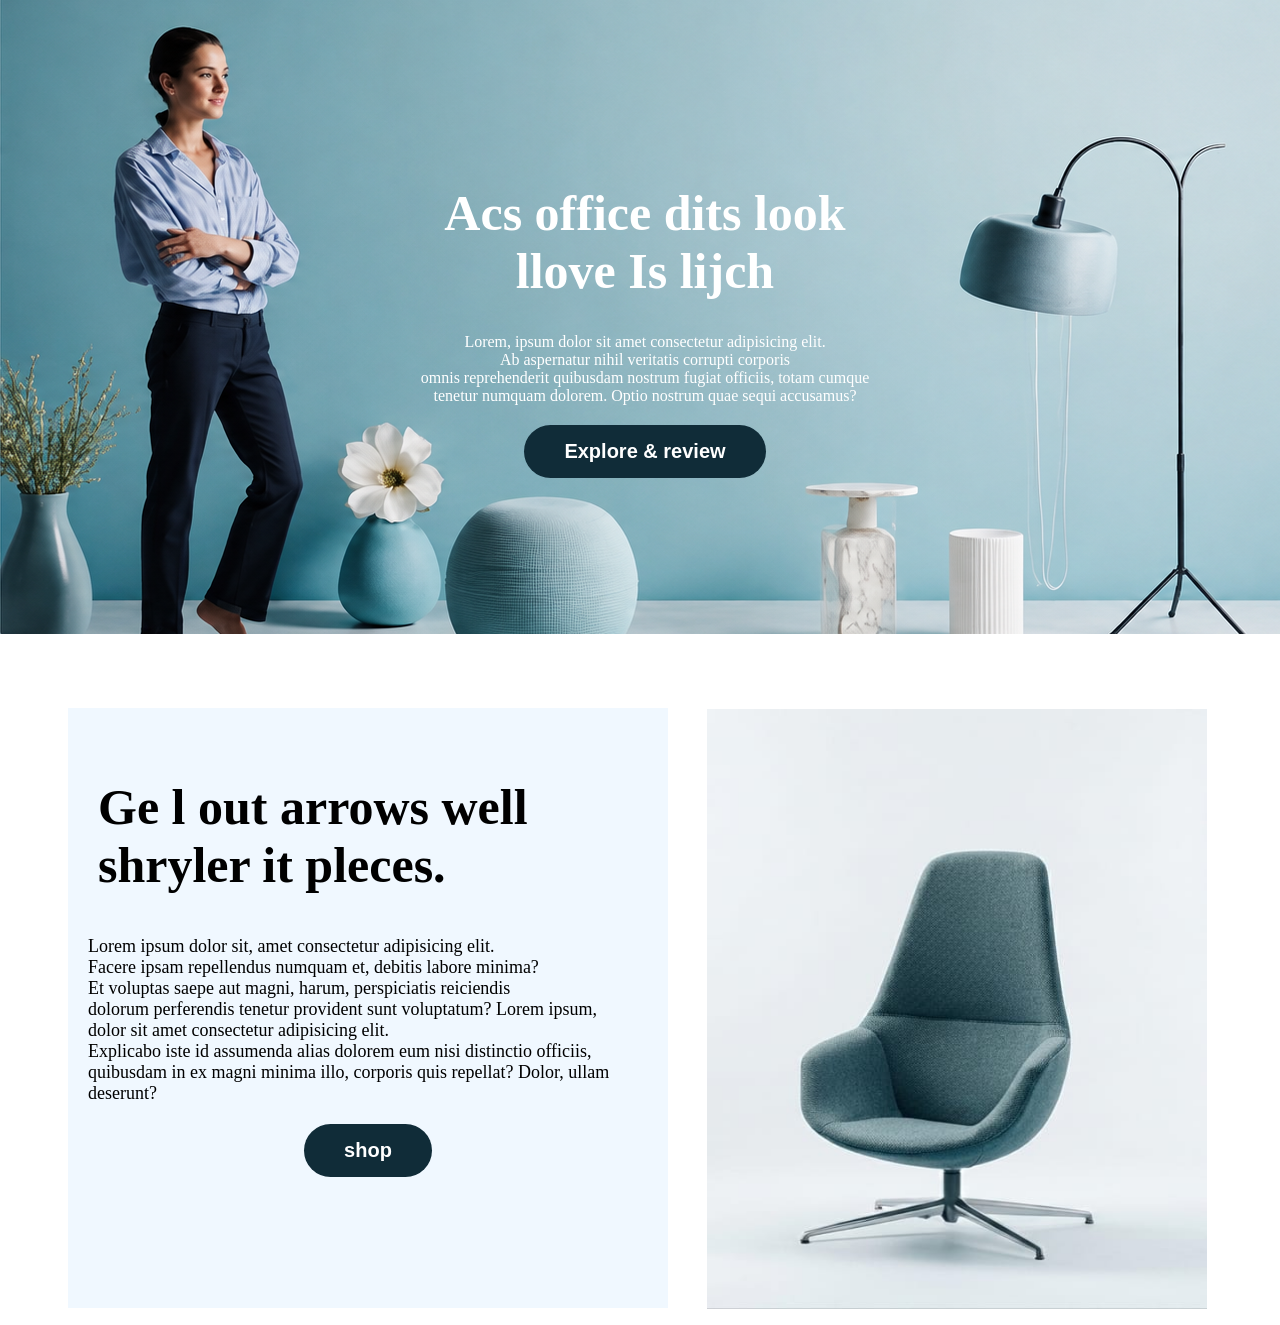
<file: assignment3.html>
<!DOCTYPE html>
<html lang="en">
<head>
    <meta charset="UTF-8">
    <meta name="viewport" content="width=device-width, initial-scale=1.0">
    <title>Document</title>
    <style>
        #a{
            margin-left: -13px;
            margin-top: -50px;
            width: 1300px;
            height: 650px;
            background-image: url(image.png);
        }
        h1{
            color: white;
            text-align: center;
            font-size: 50px;
            font-family: Georgia, 'Times New Roman', Times, serif;
            padding-top: 200px;
        }
        #h{
            color: white;
            text-align: center;
        }
        #w{
            background-color: #102c38;
            color: white;
            padding: 15px 40px;
            border: none;
            border-radius: 30px;
            font-size: 20px;
            font-weight: bold;
            margin: 20px auto;
            display: flex;
            justify-content: center;
            align-items: center;
            text-align: center;
        }
        #m{
            height: 600px;
            width: 600px;
            background-color: aliceblue;
            box-shadow: black 10px;
            margin-left: 60px;
            margin-top: -2%;
        }
        h2{
            font-size: 50px;
            padding-left: 30px;
            font-family: Georgia, 'Times New Roman', Times, serif;
            margin-top: 100px;
            padding-top: 70px;
        }
        img{
            margin-right: -10px;
            height: 600px;
            width: 500px;
            margin-top: 75px;
            margin-right: 65px;
        }
        #q{
            font-size: 18px;
            margin-left: 20px;
            font-weight: 10px;
        }
        #v{
            background-color: #102c38;
            color: white;
            padding: 15px 40px;
            border: none;
            border-radius: 30px;
            font-size: 20px;
            font-weight: bold;
            margin: 20px auto;
            display: flex;
            justify-content: center;
            align-items: center;
            text-align: center;
        }
    </style>
</head>
<body>

    <div id="a">
        <h1>Acs office dits look <br>
            llove Is lijch</h1>
            <p id="h">Lorem, ipsum dolor sit amet consectetur adipisicing elit. <br> Ab aspernatur nihil veritatis corrupti corporis <br> omnis  reprehenderit quibusdam  nostrum fugiat officiis, totam cumque <br> tenetur numquam dolorem. Optio nostrum quae sequi accusamus?</p>
            <button id="w"> Explore & review </button>
    </div>

    <img src="chair.jpeg" alt="" align="right">

    <div id="m">

     <h2> Ge l out arrows well <br>
    shryler it pleces. </h2>

    <p id="q">Lorem ipsum dolor sit, amet consectetur adipisicing elit. <br> Facere ipsam repellendus numquam et, debitis labore minima? <br> Et voluptas saepe aut magni, harum, perspiciatis reiciendis <br> dolorum perferendis tenetur provident sunt voluptatum? Lorem ipsum, <br> dolor sit amet consectetur adipisicing elit. <br> Explicabo iste id assumenda alias dolorem eum nisi distinctio officiis, <br> quibusdam in ex magni minima illo, corporis quis repellat? Dolor, ullam deserunt?</p>

    <button id="v"> shop </button>

    </div>
    
</body>
</html>
</file>
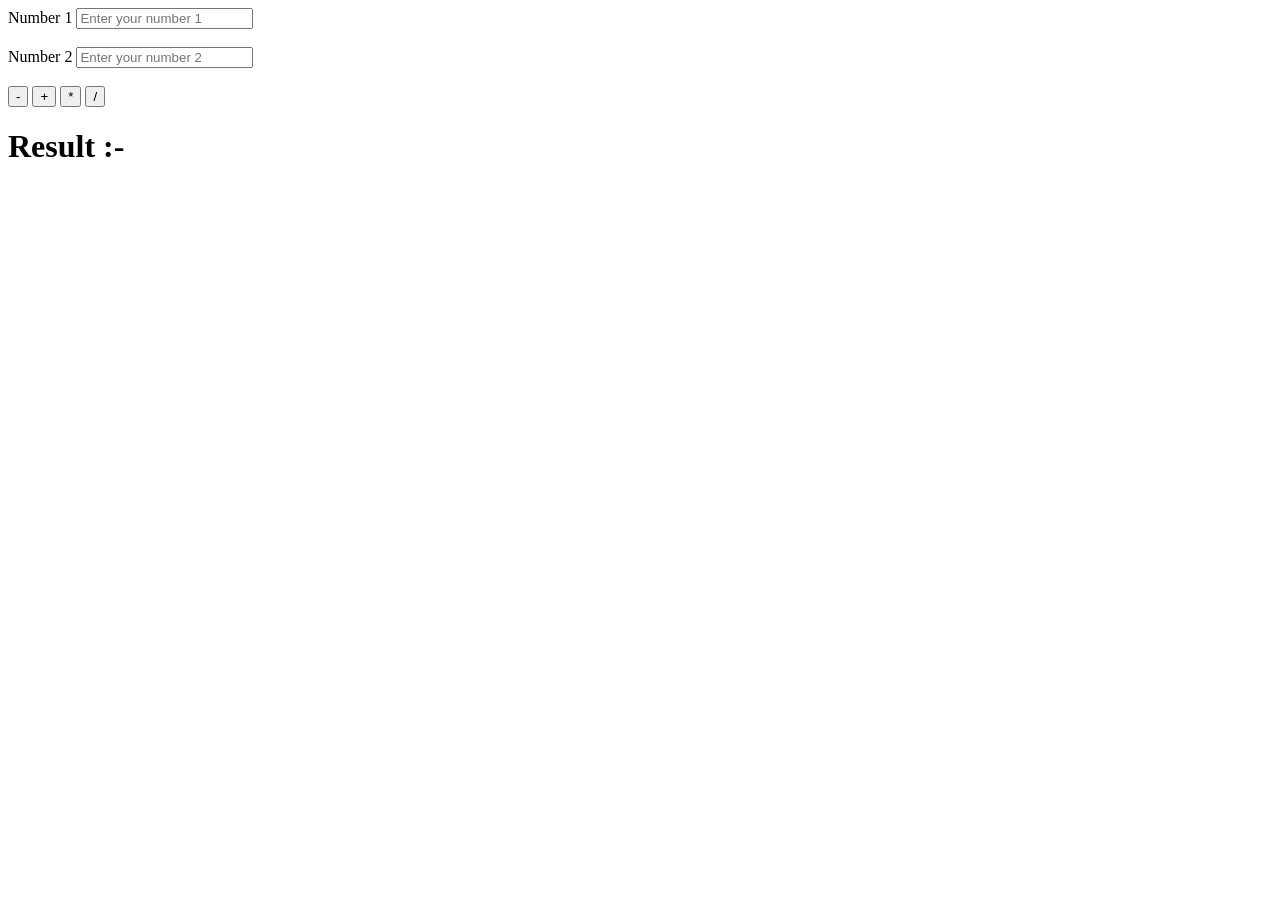
<file: calculatorjs.html>
<!DOCTYPE html>
<html lang="en">
<head>
    <meta charset="UTF-8">
    <meta name="viewport" content="width=device-width, initial-scale=1.0">
    <title>Calculator</title>

    <style>
        #rs {
            color: red;
        }
    </style>
</head>

<body>

    <form action="">
        <label>Number 1</label>
        <input type="text" placeholder="Enter your number 1" id="a">

        <br><br>

        <label>Number 2</label>
        <input type="text" placeholder="Enter your number 2" id="b">

        <br><br>

        <button id="minus">-</button>
        <button id="add">+</button>
        <button id="multiply">*</button>
        <button id="divide">/</button>
    </form>

    <h1>Result :- <span id="rs"></span></h1>

    <script>

        var a = document.getElementById('a');
        var b = document.getElementById('b');
        var result = document.getElementById('rs');

        document.getElementById('minus').addEventListener('click', function(e) {
            e.preventDefault();

            var minus = parseInt(a.value) - parseInt(b.value);
            result.innerHTML = minus;
        });


        document.getElementById('add').addEventListener('click', function(e) {
            e.preventDefault();

            var add = parseInt(a.value) + parseInt(b.value);
            result.innerHTML = add;
        });


        document.getElementById('multiply').addEventListener('click', function(e) {
            e.preventDefault();

            var multiply = parseInt(a.value) * parseInt(b.value);
            result.innerHTML = multiply;
        });


        document.getElementById('divide').addEventListener('click', function(e) {
            e.preventDefault();

            var divide = parseInt(a.value) / parseInt(b.value);
            result.innerHTML = divide;
        });

    </script>

</body>
</html>
</file>
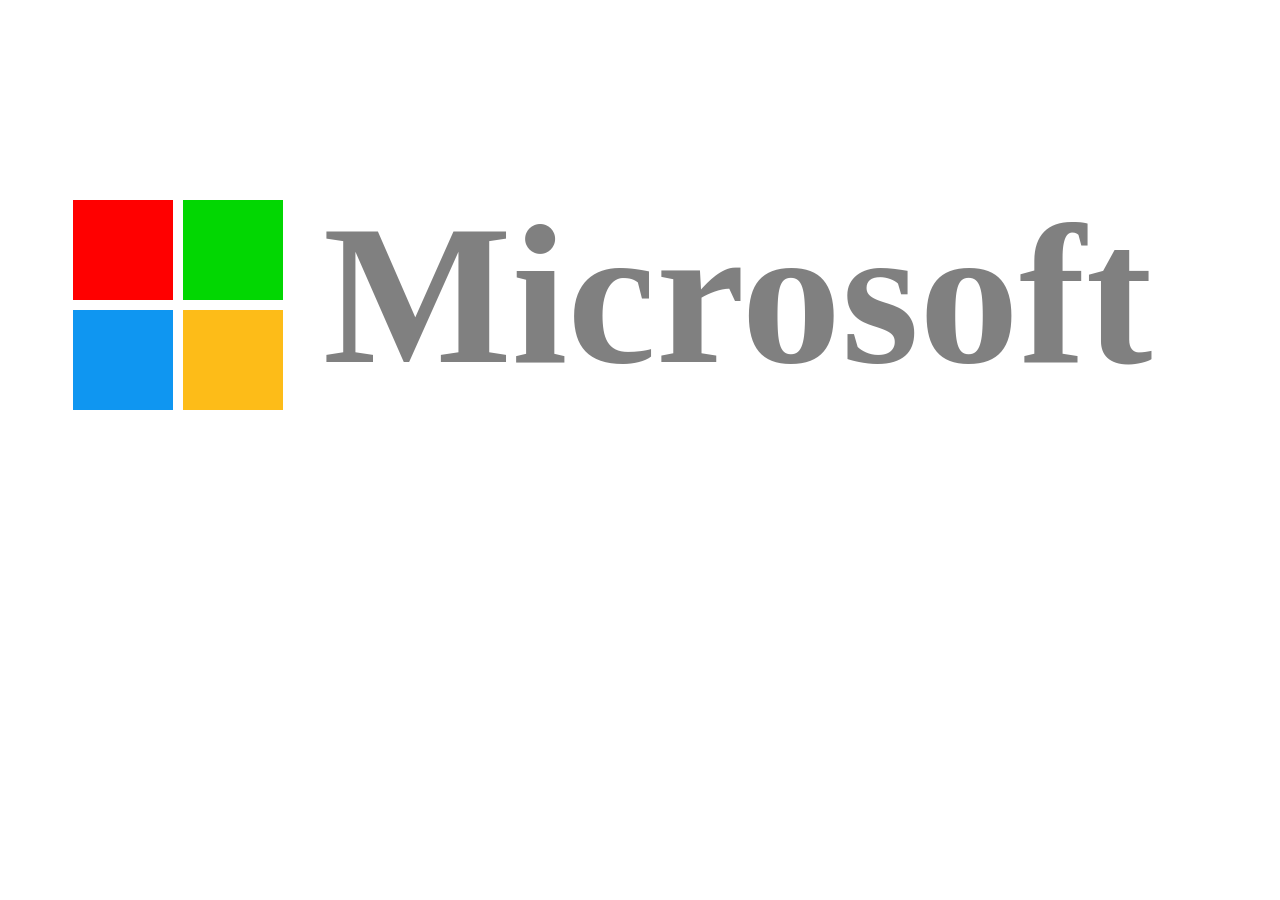
<file: logo.html>
<!DOCTYPE html>
<html lang="en">
<head>
    <meta charset="UTF-8">
    <meta name="viewport" content="width=device-width, initial-scale=1.0">
    <title>Document</title>
    <style>
        #a{
            height: 100px;
            width: 100px;
            background-color: red;
            margin-bottom: 10px;
        }
        #b{
            height: 100px;
            width: 100px;
            background-color: rgb(2, 215, 2);
            margin-left: 110px;
            margin-top: -110px;
            margin-bottom: 10px;
        }
        #c{
            height: 100px;
            width: 100px;
            background-color: rgb(15, 150, 241);
            margin-bottom: 10px;

        }
        #d{
            height: 100px;
            width: 100px;
            background-color: rgb(253, 188, 24);
            margin-left: 110px;
            margin-top: -110px;
        }
        h1{
            font-size: 200px;
            margin-left: 250px;
            margin-top: -230px;
            color: grey;
        }
        #demn{
            margin-top: 200px;
            margin-left: 65px;
        }
    </style>
</head>
<body>

    <div id="demn">
    
    <div id="a"></div>
    <div id="b"></div>
    <div id="c"></div>
    <div id="d"></div>

    <h1>Microsoft</h1>

    </div>

</body>
</html>
</file>
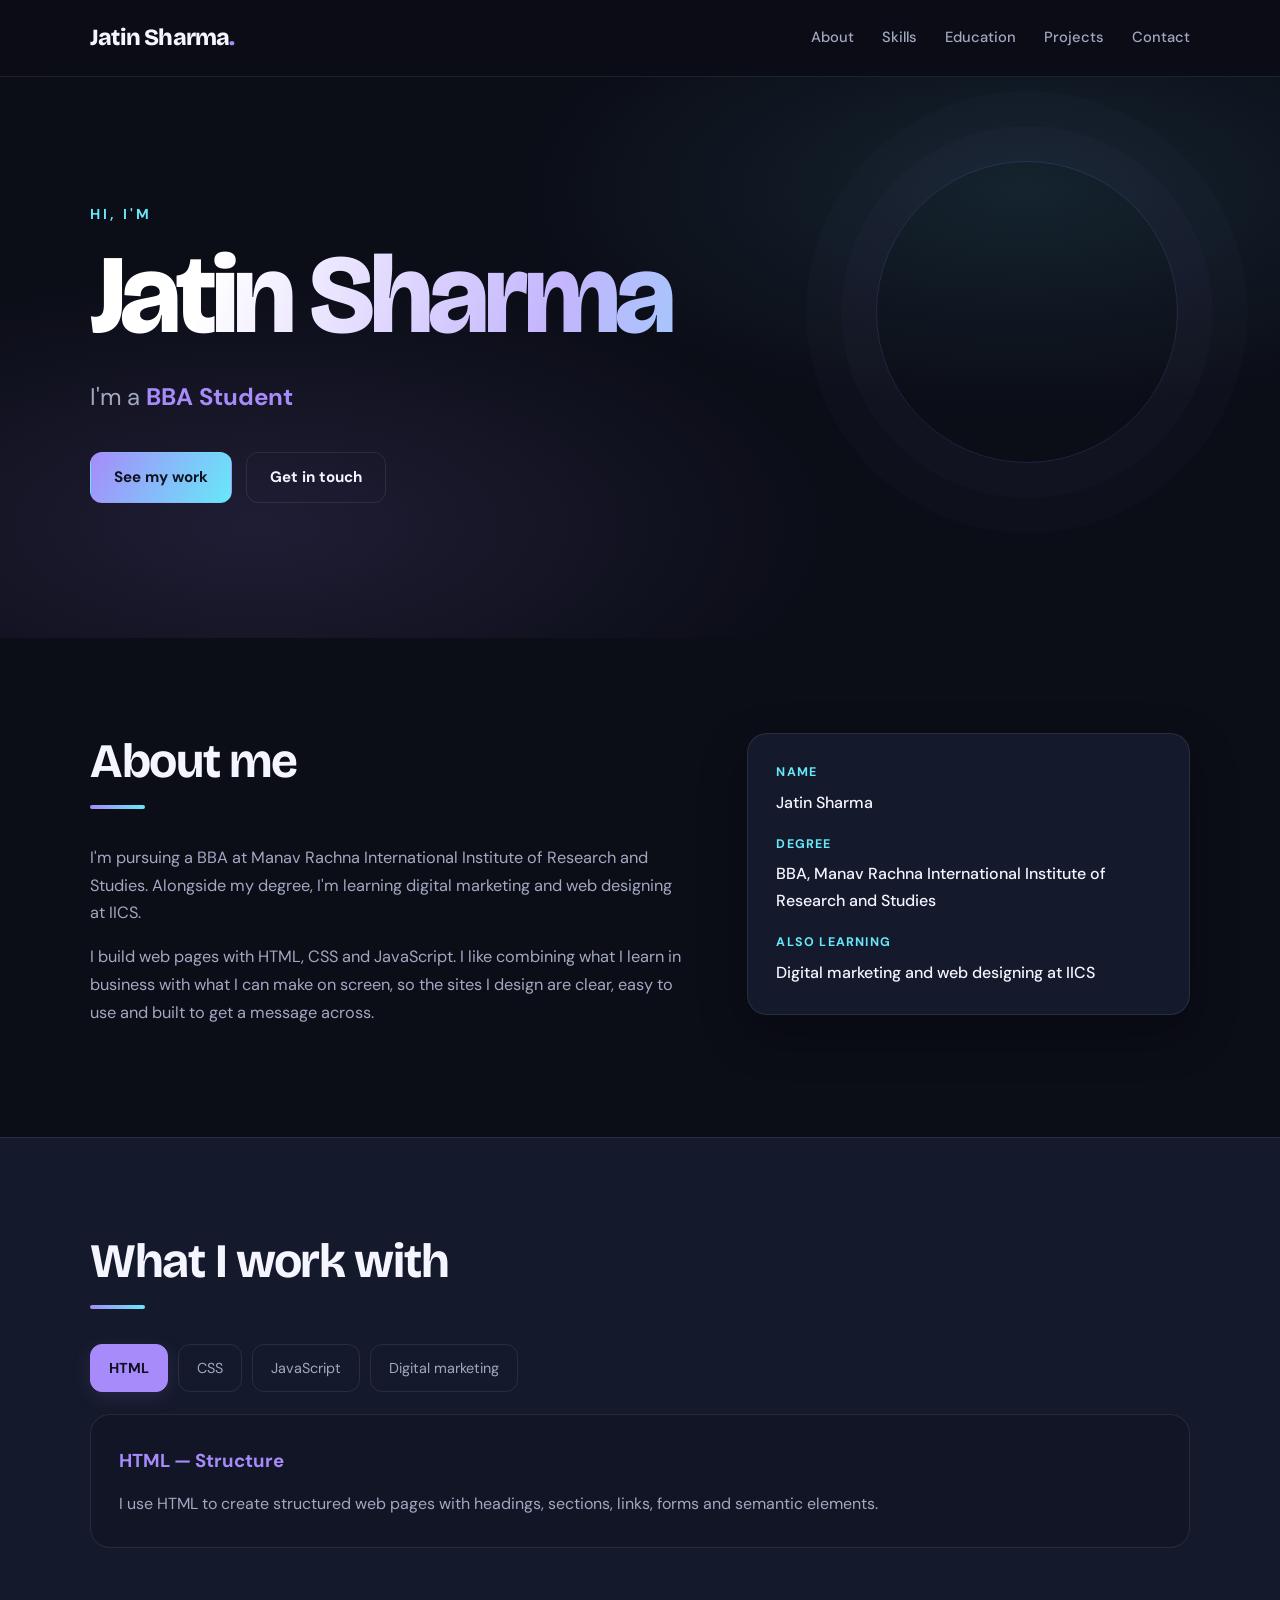
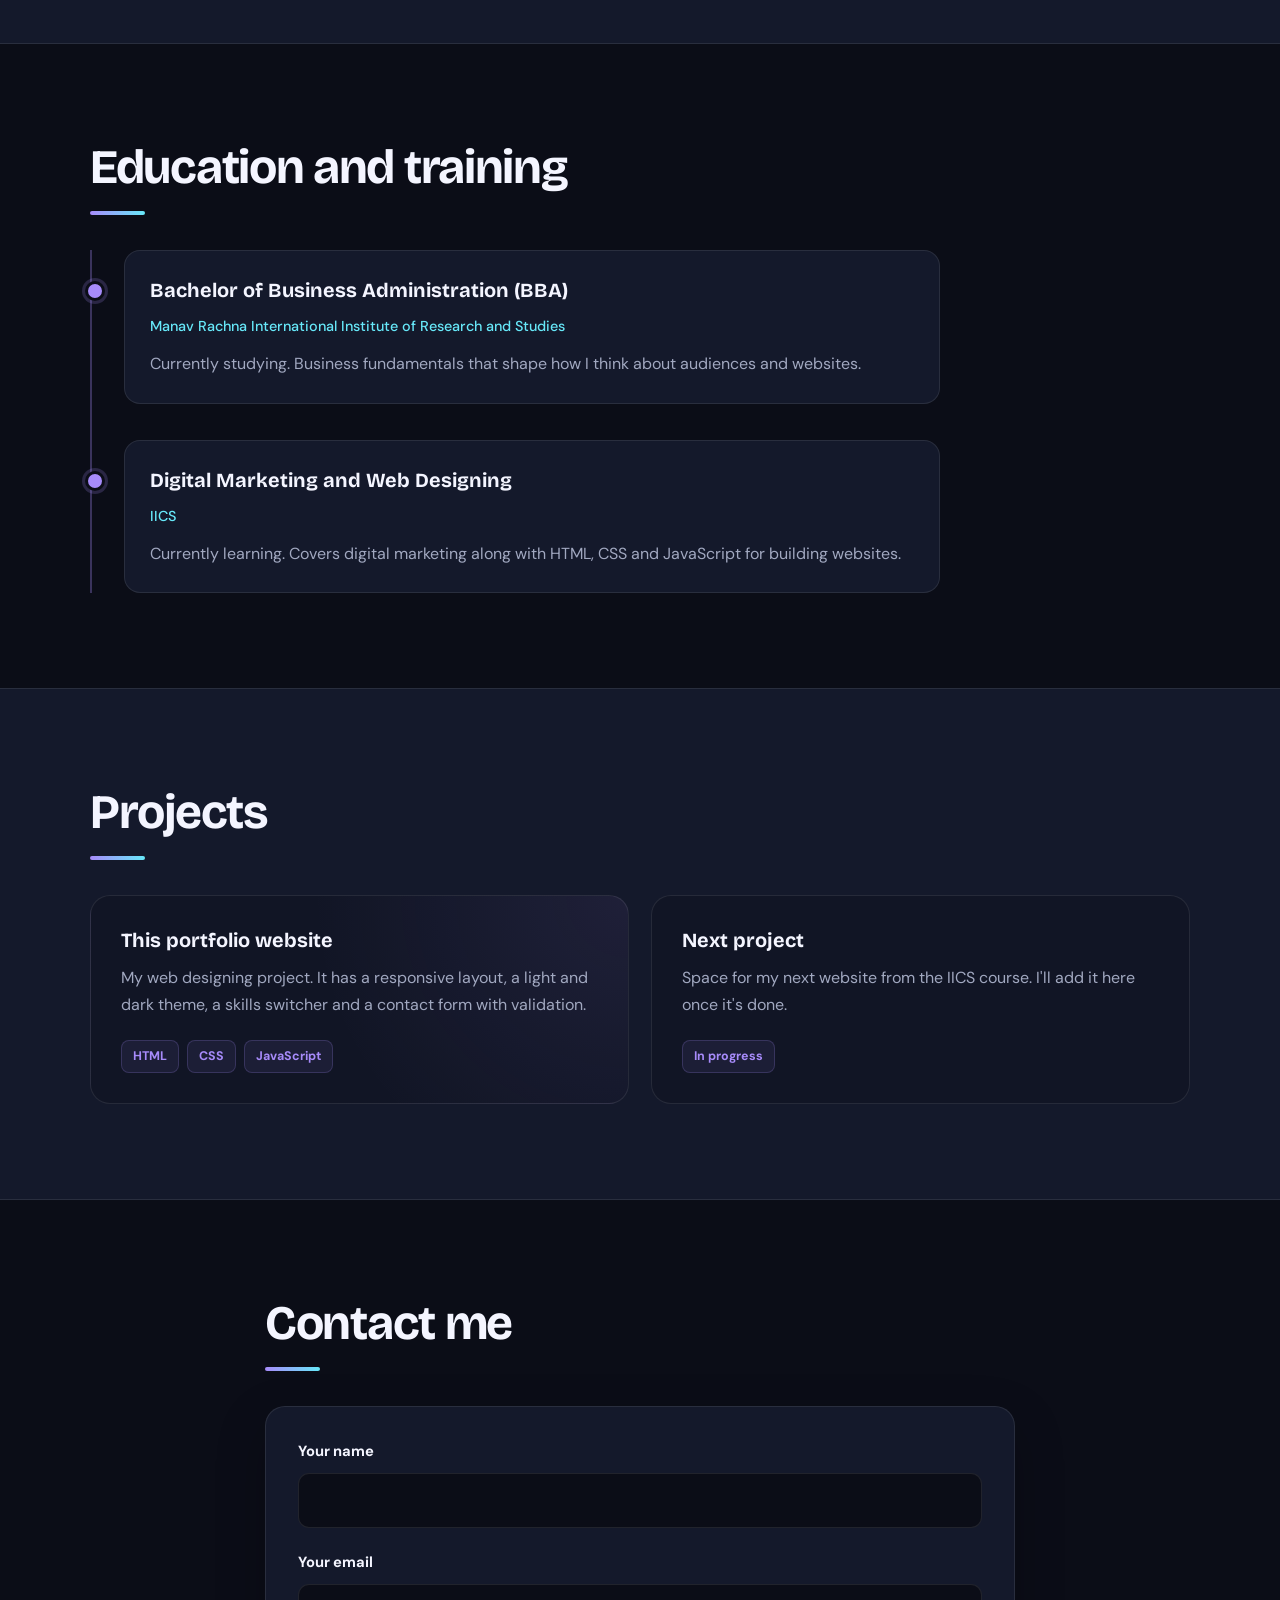
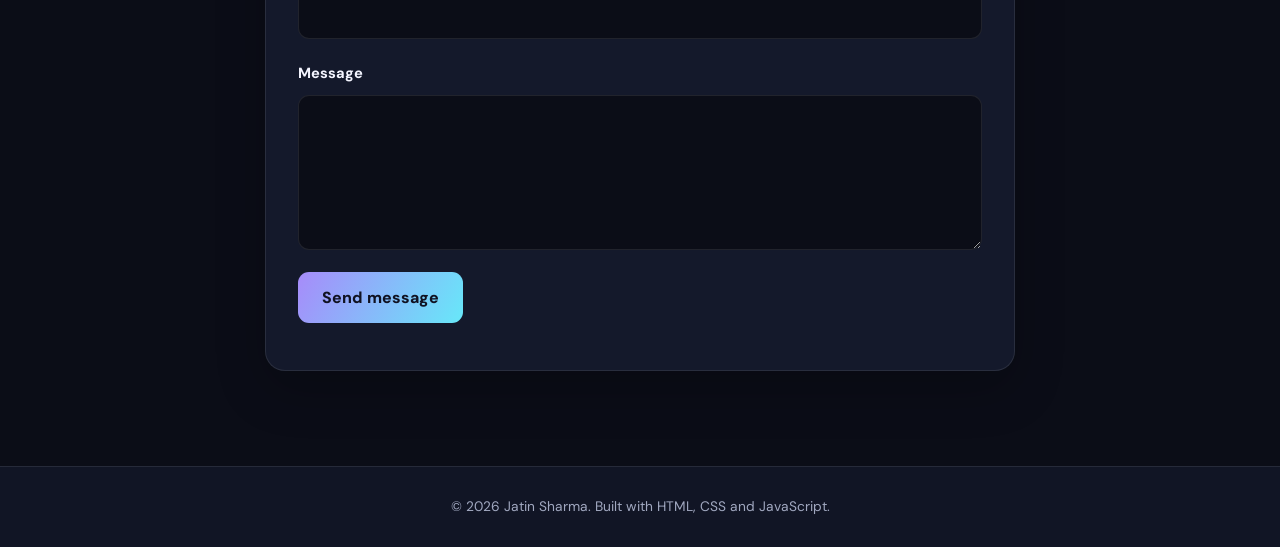
<file: portfolio.html>
<!DOCTYPE html>
<html lang="en">
<head>
<meta charset="UTF-8">
<meta name="viewport" content="width=device-width, initial-scale=1, viewport-fit=cover">
<title>Jatin Sharma | Portfolio</title>
<link rel="preconnect" href="https://fonts.googleapis.com">
<link href="https://fonts.googleapis.com/css2?family=Bricolage+Grotesque:wght@500;700;800&family=DM+Sans:wght@400;500;700&display=swap" rel="stylesheet">
<link rel="stylesheet" href="portfolio2.css">
</head>
<body>

<header>
  <div class="wrap">
    <nav aria-label="Main">
      <a class="logo" href="#top">Jatin Sharma</a>
      <div class="menu" id="menu">
        <a href="#about">About</a>
        <a href="#skills">Skills</a>
        <a href="#education">Education</a>
        <a href="#projects">Projects</a>
        <a href="#contact">Contact</a>
        <!-- <button class="icon-btn" id="theme" aria-label="Switch light or dark theme">Theme</button> -->
      </div>
      <button class="icon-btn" id="burger" aria-expanded="false" aria-controls="menu">Menu</button>
    </nav>
  </div>
</header>

<main id="top">
  <div class="hero">
    <div class="wrap">
      <p class="hi">Hi, I'm</p>
      <h1>Jatin Sharma</h1>
      <p class="role" aria-live="polite">I'm a <span id="role">BBA student</span></p>
      <div class="cta">
        <a class="btn solid" href="#projects">See my work</a>
        <a class="btn" href="#contact">Get in touch</a>
      </div>
    </div>
  </div>

  <section id="about">
    <div class="wrap about">
      <div>
        <h2>About me</h2>
        <p>I'm pursuing a BBA at Manav Rachna International Institute of Research and Studies. Alongside my degree, I'm learning digital marketing and web designing at IICS.</p>
        <p>I build web pages with HTML, CSS and JavaScript. I like combining what I learn in business with what I can make on screen, so the sites I design are clear, easy to use and built to get a message across.</p>
      </div>
      <dl class="facts">
        <dt>Name</dt><dd>Jatin Sharma</dd>
        <dt>Degree</dt><dd>BBA, Manav Rachna International Institute of Research and Studies</dd>
        <dt>Also learning</dt><dd>Digital marketing and web designing at IICS</dd>
      </dl>
    </div>
  </section>

  <section id="skills" style="background:var(--card);border-block:1px solid var(--line)">
    <div class="wrap">
      <h2>What I work with</h2>
      <div class="tabs" role="tablist" aria-label="Skills">
        <button class="tab" role="tab" aria-selected="true" data-k="html">HTML</button>
        <button class="tab" role="tab" aria-selected="false" data-k="css">CSS</button>
        <button class="tab" role="tab" aria-selected="false" data-k="js">JavaScript</button>
        <button class="tab" role="tab" aria-selected="false" data-k="mkt">Digital marketing</button>
      </div>
      <div class="panel" id="panel" role="tabpanel" aria-live="polite"></div>
    </div>
  </section>

  <section id="education">
    <div class="wrap">
      <h2>Education and training</h2>
      <div class="timeline">
        <div class="item">
          <h3>Bachelor of Business Administration (BBA)</h3>
          <div class="where">Manav Rachna International Institute of Research and Studies</div>
          <p>Currently studying. Business fundamentals that shape how I think about audiences and websites.</p>
        </div>
        <div class="item">
          <h3>Digital Marketing and Web Designing</h3>
          <div class="where">IICS</div>
          <p>Currently learning. Covers digital marketing along with HTML, CSS and JavaScript for building websites.</p>
        </div>
      </div>
    </div>
  </section>

  <section id="projects" style="background:var(--card);border-block:1px solid var(--line)">
    <div class="wrap">
      <h2>Projects</h2>
      <div class="grid">
        <article class="proj main">
          <h3>This portfolio website</h3>
          <p>My web designing project. It has a responsive layout, a light and dark theme, a skills switcher and a contact form with validation.</p>
          <div class="tags"><span>HTML</span><span>CSS</span><span>JavaScript</span></div>
        </article>
        <article class="proj">
          <h3>Next project</h3>
          <p>Space for my next website from the IICS course. I'll add it here once it's done.</p>
          <div class="tags"><span>In progress</span></div>
        </article>
      </div>
    </div>
  </section>

  <section id="contact">
    <div class="wrap">
      <h2>Contact me</h2>
      <form id="form" novalidate>
        <label>Your name<input id="n" autocomplete="name"><span class="err" id="en"></span></label>
        <label>Your email<input id="e" type="email" autocomplete="email"><span class="err" id="ee"></span></label>
        <label>Message<textarea id="m" rows="5"></textarea><span class="err" id="em"></span></label>
        <button class="send" type="submit">Send message</button>
        <div id="status" role="status"></div>
      </form>
    </div>
  </section>
</main>

<footer><div class="wrap">&copy; <span id="yr"></span> Jatin Sharma. Built with HTML, CSS and JavaScript.</div></footer>

<script src="portfolio2.js"></script>
</body>
</html>
</file>
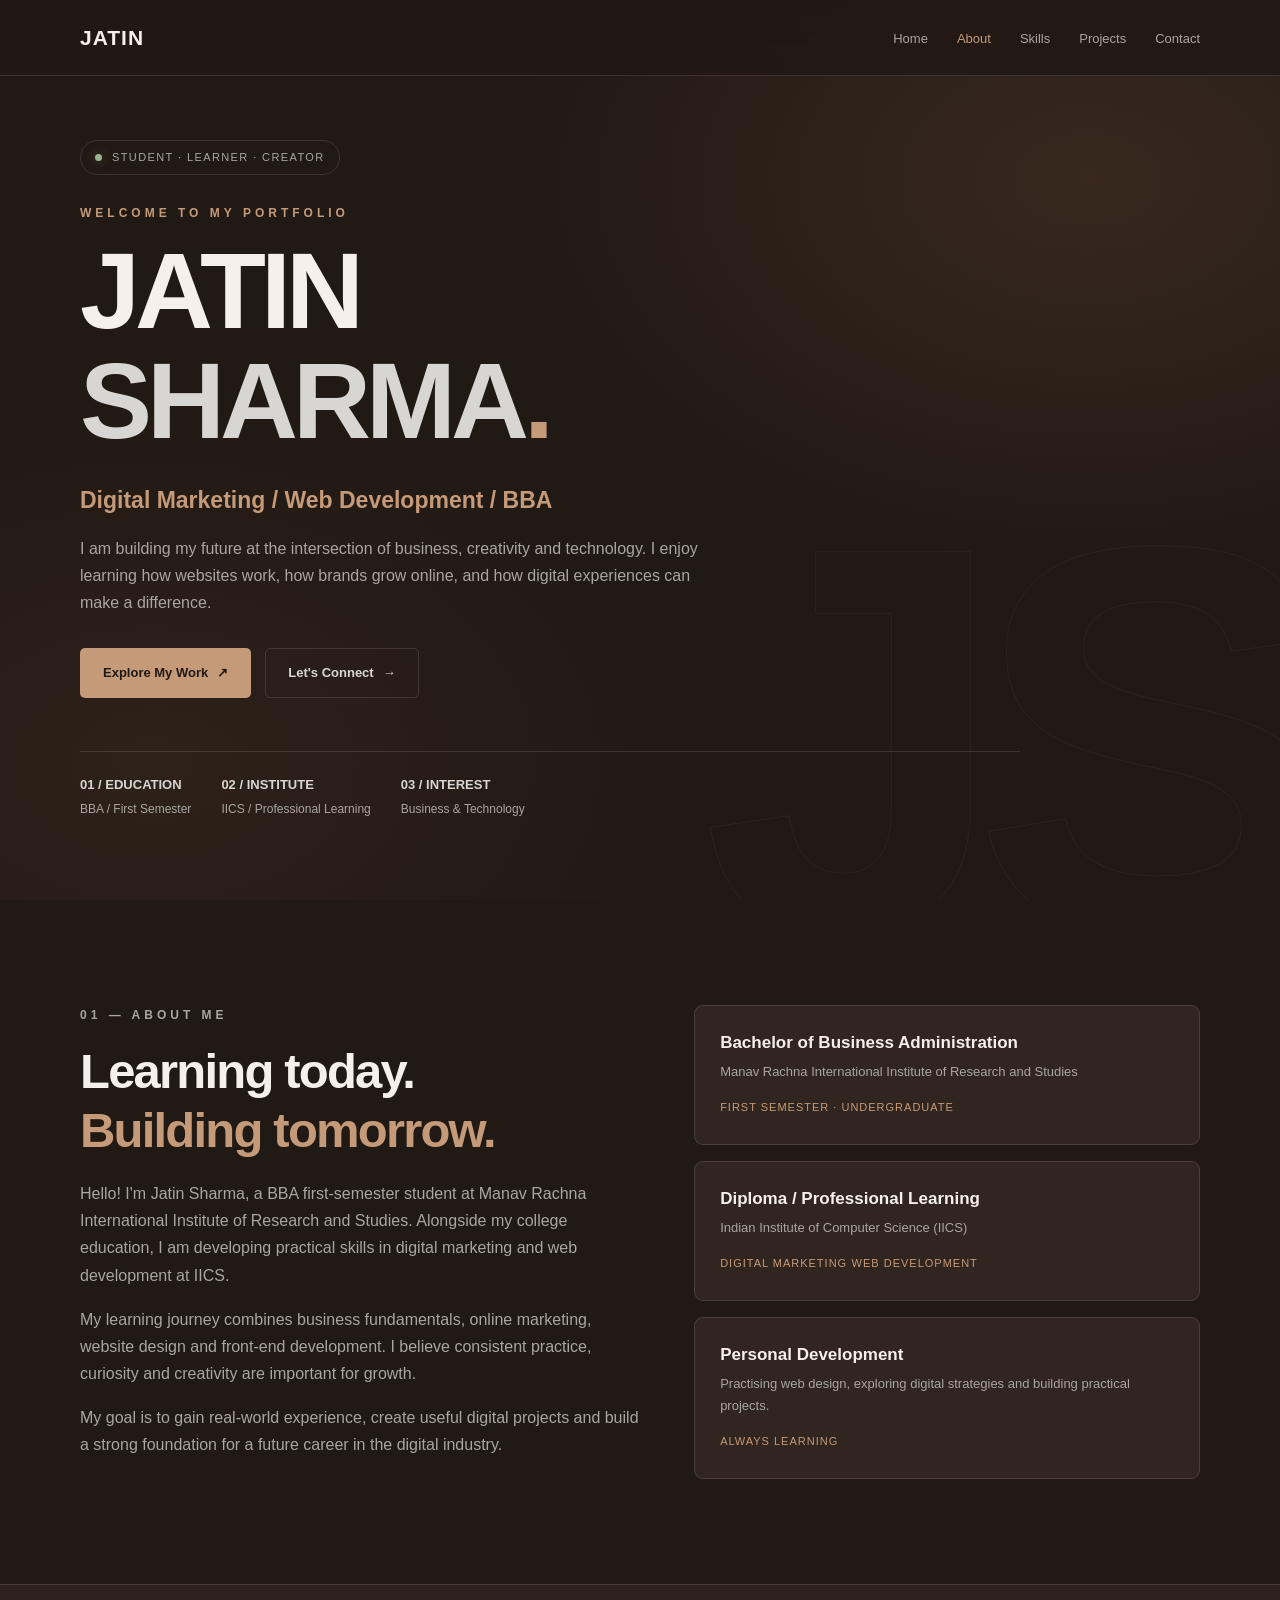
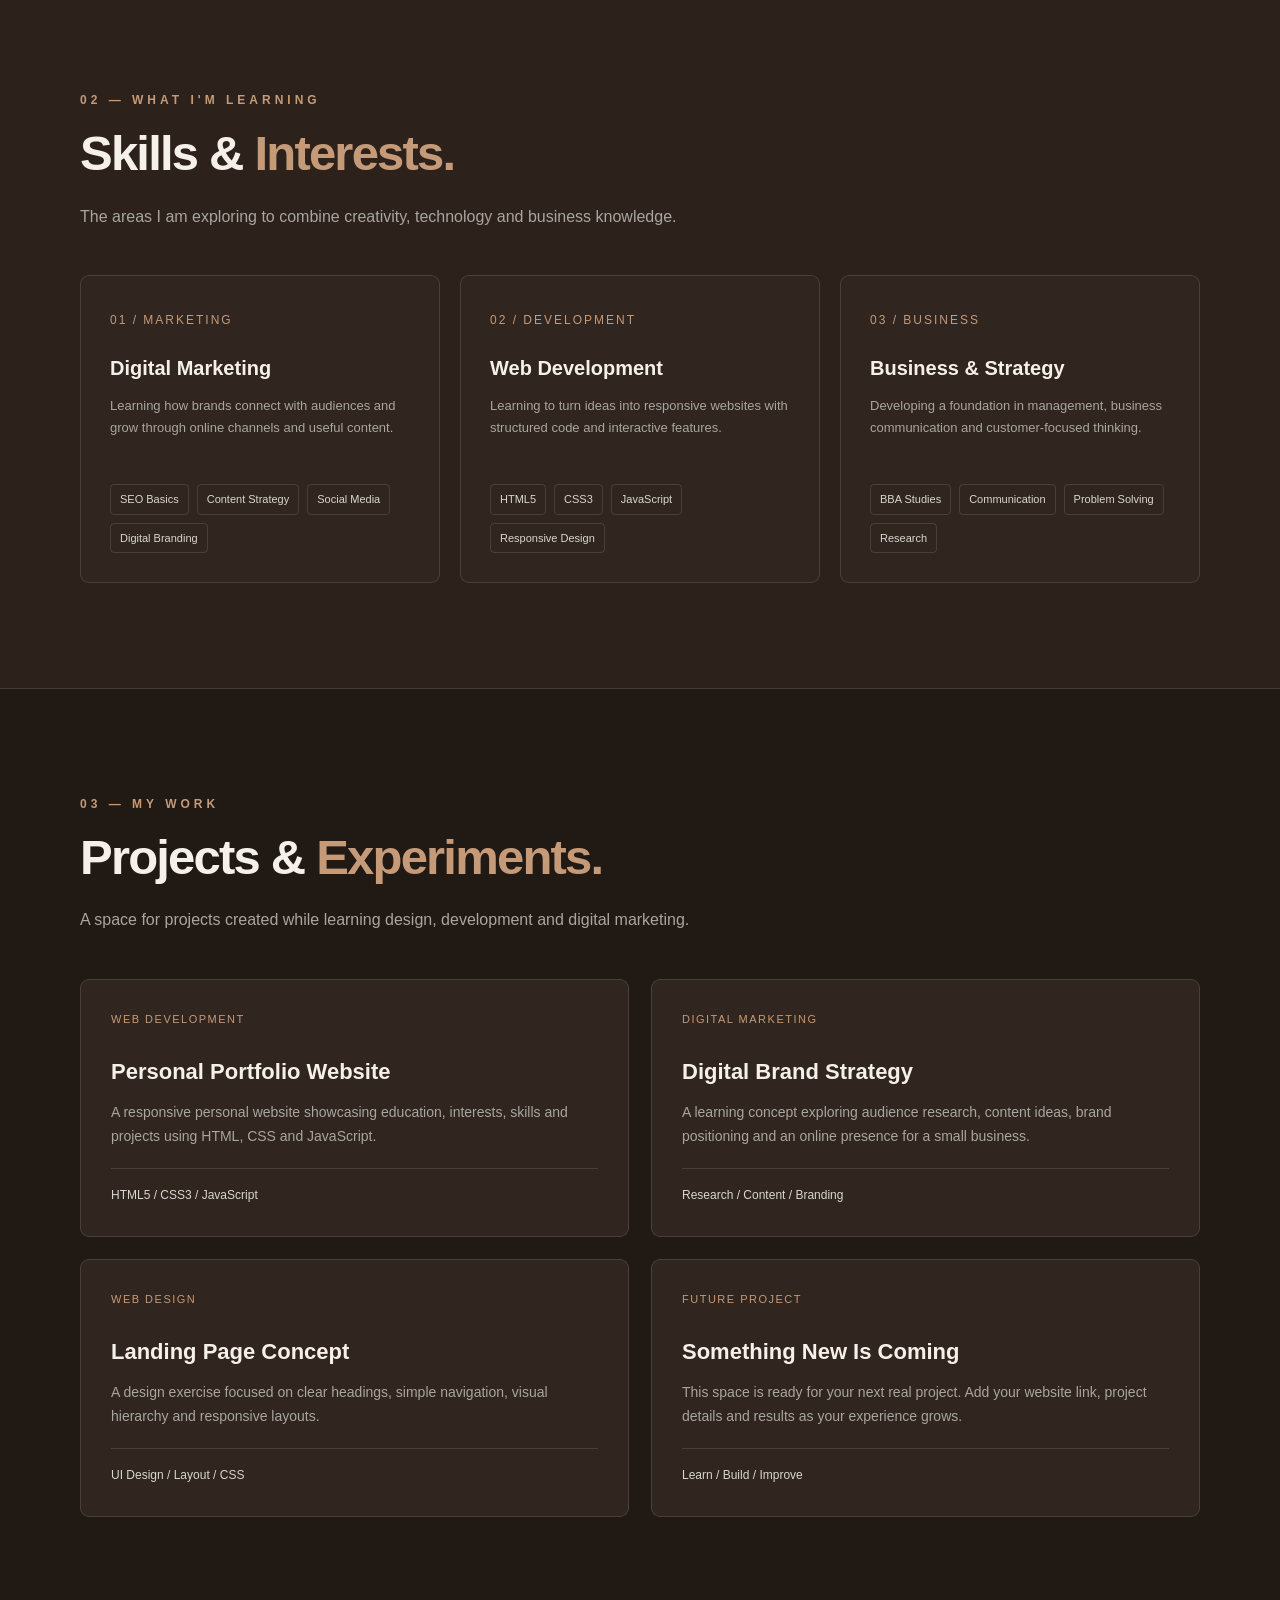
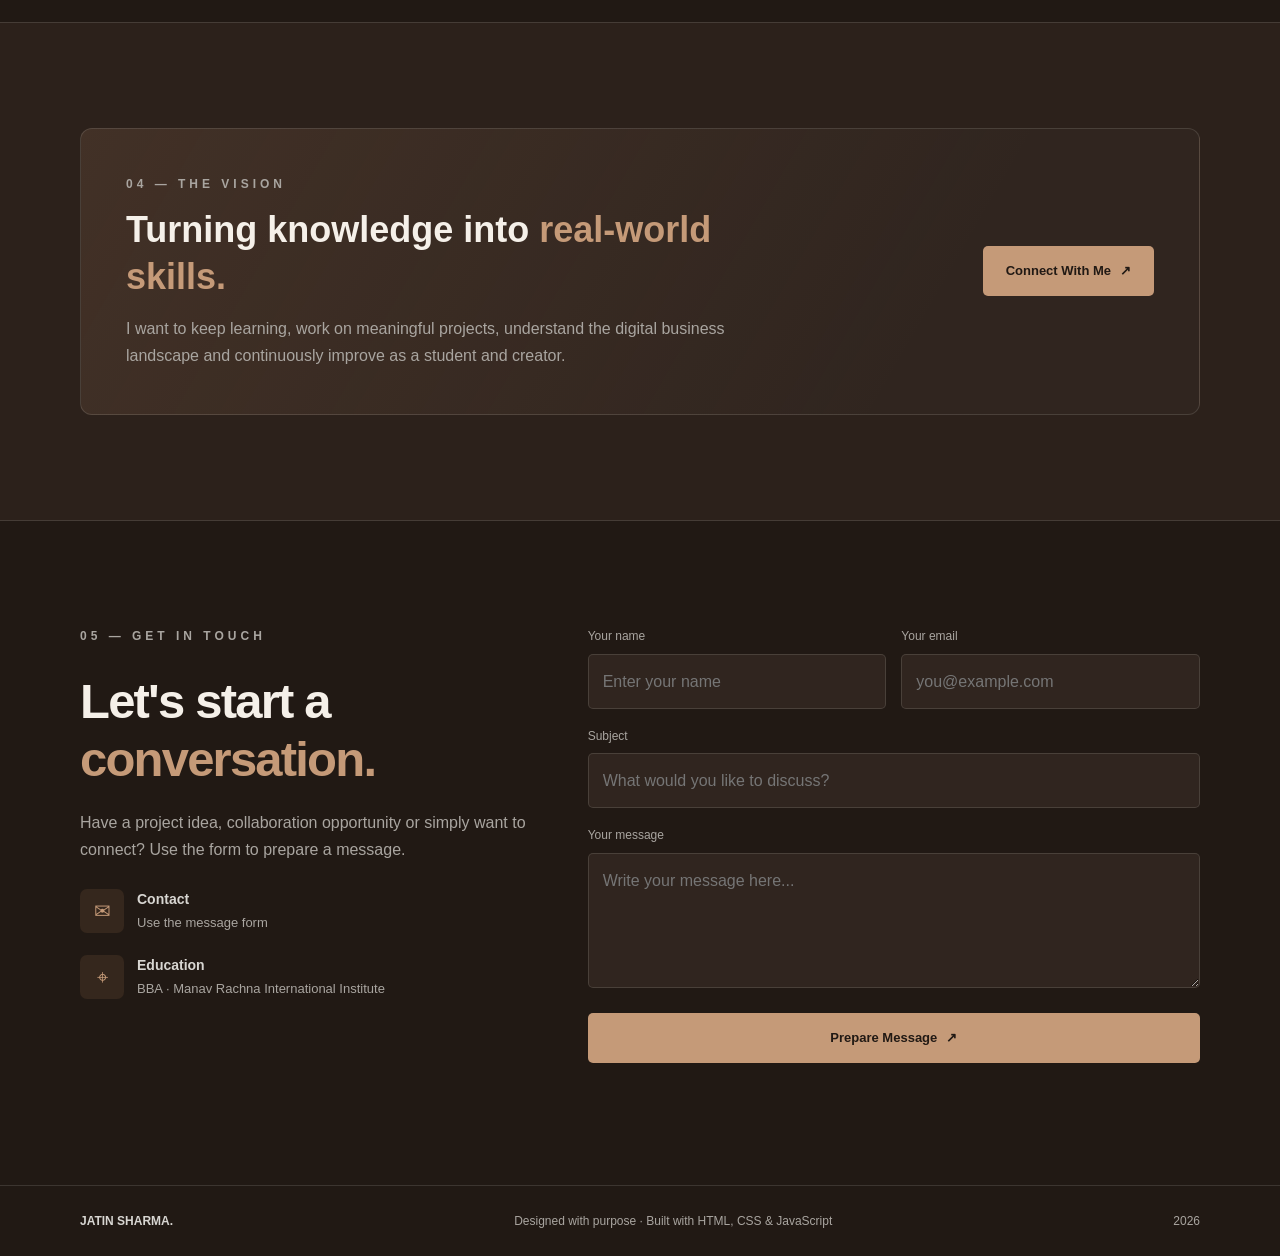
<file: project2.html>
<!DOCTYPE html>
<html lang="en">
<head>
    <meta charset="UTF-8">
    <meta name="viewport" content="width=device-width, initial-scale=1.0">
    <meta name="theme-color" content="#211914">
    <meta name="description" content="Jatin Sharma's portfolio — BBA student, digital marketing and web development learner.">
    <title>Personal Portfolio</title>

    <style>
        * {
            margin: 0;
            padding: 0;
            box-sizing: border-box;
        }

        html {
            scroll-behavior: smooth;
            scroll-padding-top: 85px;
        }

        body {
            font-family: Arial, Helvetica, sans-serif;
            background: #211914;
            color: #f5f0e9;
            line-height: 1.7;
            overflow-x: hidden;
            transition: background .3s, color .3s;
        }

        a {
            color: inherit;
            text-decoration: none;
        }

        button, input, textarea {
            font: inherit;
        }

        button, a {
            -webkit-tap-highlight-color: transparent;
        }

        button {
            cursor: pointer;
        }

        .container {
            width: min(1120px, 90%);
            margin-inline: auto;
        }

        .section {
            padding: 105px 0;
        }

        .section-label {
            color: #c59a78;
            text-transform: uppercase;
            letter-spacing: 4px;
            font-size: 12px;
            font-weight: 700;
            margin-bottom: 13px;
        }

        .section-title {
            font-size: clamp(32px, 5vw, 49px);
            letter-spacing: -1.8px;
            line-height: 1.2;
            margin-bottom: 20px;
        }

        .section-desc {
            color: #a9a5a0;
            max-width: 620px;
            margin-bottom: 45px;
        }

        .accent {
            color: #c59a78;
        }

        .silver {
            color: #d8d6d2;
        }

        header {
            height: 76px;
            display: flex;
            align-items: center;
            position: fixed;
            top: 0;
            left: 0;
            width: 100%;
            z-index: 100;
            background: rgba(33,25,20,.88);
            backdrop-filter: blur(18px);
            border-bottom: 1px solid rgba(216,214,210,.15);
        }

        .navbar {
            display: flex;
            align-items: center;
            justify-content: space-between;
            gap: 20px;
        }

        .logo {
            font-size: 21px;
            font-weight: 900;
            letter-spacing: 1px;
            white-space: nowrap;
        }

        .logo span {
            color: #c59a78;
        }

        .nav-links {
            display: flex;
            align-items: center;
            gap: 29px;
            list-style: none;
        }

        .nav-links a {
            color: #a9a5a0;
            font-size: 13px;
            transition: color .2s;
        }

        .nav-links a:hover,
        .nav-links a.active {
            color: #c59a78;
        }

        .nav-actions {
            display: flex;
            align-items: center;
            gap: 12px;
        }

        .menu-btn {
            height: 40px;
            width: 40px;
            border: 1px solid rgba(216,214,210,.15);
            border-radius: 50%;
            background: transparent;
            color: #d8d6d2;
            font-size: 18px;
            display: none;
        }

        .btn {
            display: inline-flex;
            align-items: center;
            justify-content: center;
            gap: 9px;
            padding: 13px 22px;
            border-radius: 5px;
            font-size: 13px;
            font-weight: 700;
            border: 1px solid transparent;
            transition: transform .25s, background .25s, border-color .25s;
        }

        .btn:hover {
            transform: translateY(-3px);
        }

        .btn-primary {
            background: #c59a78;
            color: #211914;
        }

        .btn-primary:hover {
            background: #d5ad8c;
        }

        .btn-outline {
            border-color: rgba(216,214,210,.15);
            color: #d8d6d2;
        }

        .btn-outline:hover {
            border-color: #c59a78;
        }

        .main {
            min-height: 100svh;
            padding: 125px 0 65px;
            display: flex;
            align-items: center;
            position: relative;
            isolation: isolate;
            overflow: hidden;
        }

        .main::before {
            content: "";
            position: absolute;
            inset: 0;
            z-index: -2;
            background:
                radial-gradient(ellipse at 85% 20%,
                    rgba(155,107,75,.19), transparent 38%),
                radial-gradient(ellipse at 12% 85%,
                    rgba(155,107,75,.10), transparent 34%);
        }

        .main::after {
            content: "JS";
            position: absolute;
            right: -25px;
            bottom: -115px;
            z-index: -1;
            font-size: clamp(250px, 43vw, 570px);
            line-height: 1;
            font-weight: 900;
            letter-spacing: -35px;
            color: transparent;
            -webkit-text-stroke: 1px rgba(216,214,210,.055);
            pointer-events: none;
        }

        .main-content {
            max-width: 940px;
            width: 100%;
            position: relative;
            animation: enter .9s ease both;
        }

        .availability {
            display: inline-flex;
            align-items: center;
            gap: 10px;
            border: 1px solid rgba(216,214,210,.15);
            border-radius: 30px;
            padding: 7px 14px;
            color: #a9a5a0;
            font-size: 11px;
            letter-spacing: 1.4px;
            text-transform: uppercase;
            margin-bottom: 28px;
        }

        .status-dot {
            width: 7px;
            height: 7px;
            background: #9ab48c;
            border-radius: 50%;
            box-shadow: 0 0 12px rgba(154,180,140,.4);
        }

        .main h1 {
            font-size: clamp(49px, 9.3vw, 108px);
            letter-spacing: -5px;
            line-height: 1.02;
            font-weight: 900;
            margin-bottom: 24px;
            overflow-wrap: anywhere;
        }

        .main h1 .name-second {
            display: block;
            color: #d8d6d2;
        }

        .main-subtitle {
            font-size: clamp(17px, 2.2vw, 23px);
            color: #c59a78;
            font-weight: 600;
            margin-bottom: 15px;
        }

        .main-description {
            max-width: 650px;
            color: #a9a5a0;
            font-size: 16px;
            margin-bottom: 32px;
        }

        .main-buttons {
            display: flex;
            gap: 14px;
            flex-wrap: wrap;
        }

        .main-meta {
            margin-top: 53px;
            padding-top: 22px;
            border-top: 1px solid rgba(216,214,210,.15);
            display: flex;
            gap: 30px;
            flex-wrap: wrap;
        }

        .meta-item {
            color: #a9a5a0;
            font-size: 12px;
        }

        .meta-item strong {
            display: block;
            color: #d8d6d2;
            font-size: 13px;
            margin-bottom: 3px;
        }

        .about-grid {
            display: grid;
            grid-template-columns: 1.05fr .95fr;
            gap: 55px;
            align-items: start;
        }

        .about-copy p {
            color: #a9a5a0;
            margin-bottom: 17px;
        }

        .about-note {
            border-left: 3px solid #c59a78;
            padding: 12px 0 12px 20px;
            margin-top: 25px;
            color: #d8d6d2;
            font-size: 14px;
        }

        .education-list {
            display: grid;
            gap: 16px;
        }

        .education-card {
            background: #30251f;
            border: 1px solid rgba(216,214,210,.15);
            border-radius: 9px;
            padding: 25px;
            transition: border-color .25s, transform .25s;
        }

        .education-card:hover {
            border-color: #c59a78;
            transform: translateY(-3px);
        }

        .card-top {
            display: flex;
            align-items: flex-start;
            gap: 15px;
        }

        .card-icon {
            display: grid;
            place-items: center;
            min-width: 44px;
            height: 44px;
            border-radius: 7px;
            background: rgba(155,107,75,.17);
            color: #c59a78;
            font-size: 20px;
        }

        .education-card h3 {
            font-size: 17px;
            margin-bottom: 6px;
            line-height: 1.4;
        }

        .education-card p {
            color: #a9a5a0;
            font-size: 13px;
        }

        .card-tag {
            display: inline-block;
            margin-top: 15px;
            color: #c59a78;
            font-size: 11px;
            text-transform: uppercase;
            letter-spacing: 1px;
        }

        .skills-section {
            background: #2c211b;
            border-block: 1px solid rgba(216,214,210,.15);
        }

        .skills-grid {
            display: grid;
            grid-template-columns: repeat(3, 1fr);
            gap: 20px;
        }

        .skill-card {
            padding: 29px;
            border: 1px solid rgba(216,214,210,.15);
            background: #30251f;
            border-radius: 9px;
            transition: transform .25s, border-color .25s;
        }

        .skill-card:hover {
            transform: translateY(-5px);
            border-color: #c59a78;
        }

        .skill-number {
            font-size: 12px;
            color: #c59a78;
            letter-spacing: 2px;
        }

        .skill-card h3 {
            font-size: 20px;
            margin: 19px 0 10px;
        }

        .skill-card p {
            color: #a9a5a0;
            font-size: 13px;
            min-height: 67px;
        }

        .skill-tags {
            display: flex;
            flex-wrap: wrap;
            gap: 8px;
            margin-top: 22px;
        }

        .skill-tags span {
            padding: 5px 9px;
            font-size: 11px;
            border: 1px solid rgba(216,214,210,.15);
            border-radius: 4px;
            color: #d8d6d2;
        }

        .project-grid {
            display: grid;
            grid-template-columns: repeat(2, 1fr);
            gap: 22px;
        }

        .project-card {
            padding: 30px;
            border: 1px solid rgba(216,214,210,.15);
            background: #30251f;
            border-radius: 9px;
            position: relative;
            overflow: hidden;
            transition: transform .25s, border-color .25s;
        }

        .project-card:hover {
            transform: translateY(-5px);
            border-color: #c59a78;
        }

        .project-top {
            display: flex;
            justify-content: space-between;
            align-items: center;
            gap: 12px;
            margin-bottom: 25px;
        }

        .project-type {
            color: #c59a78;
            text-transform: uppercase;
            font-size: 11px;
            letter-spacing: 1.5px;
        }

        .project-symbol {
            font-size: 24px;
            color: #a9a5a0;
        }

        .project-card h3 {
            font-size: 22px;
            margin-bottom: 10px;
        }

        .project-card p {
            color: #a9a5a0;
            font-size: 14px;
            margin-bottom: 20px;
        }

        .project-footer {
            padding-top: 16px;
            border-top: 1px solid rgba(216,214,210,.15);
            color: #d8d6d2;
            font-size: 12px;
        }

        .goal-box {
            padding: 45px;
            border-radius: 12px;
            border: 1px solid rgba(216,214,210,.15);
            background:
                linear-gradient(120deg,
                    rgba(155,107,75,.17), transparent 75%),
                #30251f;
            display: flex;
            justify-content: space-between;
            align-items: center;
            gap: 30px;
        }

        .goal-box h3 {
            font-size: clamp(24px, 4vw, 36px);
            line-height: 1.3;
            max-width: 650px;
            margin-bottom: 14px;
        }

        .goal-box p {
            color: #a9a5a0;
            max-width: 630px;
        }

        .contact-grid {
            display: grid;
            grid-template-columns: .85fr 1.15fr;
            gap: 55px;
        }

        .contact-copy p {
            color: #a9a5a0;
            margin-bottom: 25px;
        }

        .contact-detail {
            display: flex;
            gap: 13px;
            align-items: center;
            margin-top: 20px;
            color: #a9a5a0;
            font-size: 13px;
        }

        .contact-detail strong {
            color: #d8d6d2;
            display: block;
            font-size: 14px;
        }

        .contact-form {
            display: grid;
            gap: 17px;
        }

        .form-row {
            display: grid;
            grid-template-columns: 1fr 1fr;
            gap: 15px;
        }

        .field label {
            display: block;
            color: #a9a5a0;
            font-size: 12px;
            margin-bottom: 7px;
        }

        .field input, .field textarea {
            width: 100%;
            padding: 13px 14px;
            border: 1px solid rgba(216,214,210,.15);
            border-radius: 5px;
            outline: none;
            color: #f5f0e9;
            background: #30251f;
            transition: border-color .2s;
        }

        .field input:focus, .field textarea:focus {
            border-color: #c59a78;
        }

        .field textarea {
            resize: vertical;
            min-height: 135px;
        }

        .form-message {
            color: #c59a78;
            font-size: 13px;
            overflow-wrap: anywhere;
        }

        footer {
            border-top: 1px solid rgba(216,214,210,.15);
            padding: 25px 0;
        }

        .footer-content {
            display: flex;
            justify-content: space-between;
            align-items: center;
            flex-wrap: wrap;
            gap: 15px;
            color: #a9a5a0;
            font-size: 12px;
        }

        .footer-brand {
            color: #d8d6d2;
            font-weight: 700;
        }

        .reveal {
            opacity: 0;
            transform: translateY(22px);
            transition: opacity .65s ease, transform .65s ease;
        }

        .reveal.visible {
            opacity: 1;
            transform: translateY(0);
        }

        @keyframes enter {
            from {
                opacity: 0;
                transform: translateY(18px);
            }

            to {
                opacity: 1;
                transform: translateY(0);
            }
        }

        @media (max-width: 850px) {
            .nav-links {
                gap: 15px;
            }

            .nav-links a {
                font-size: 12px;
            }

            .about-grid, .contact-grid {
                grid-template-columns: 1fr;
                gap: 35px;
            }

            .skills-grid {
                grid-template-columns: repeat(2, 1fr);
            }

            .goal-box {
                align-items: flex-start;
                flex-direction: column;
            }
        }

        @media (max-width: 650px) {
            .section {
                padding: 75px 0;
            }

            header {
                height: 68px;
            }

            .menu-btn {
                display: inline-grid;
                place-items: center;
            }

            .nav-links {
                display: none;
                position: absolute;
                top: 67px;
                left: 0;
                right: 0;
                background: #211914;
                border-bottom: 1px solid rgba(216,214,210,.15);
                padding: 18px 5% 24px;
                flex-direction: column;
                align-items: stretch;
                gap: 0;
            }

            .nav-links.open {
                display: flex;
            }

            .nav-links a {
                display: block;
                padding: 11px 0;
                font-size: 14px;
            }

            .main {
                padding-top: 112px;
                padding-bottom: 48px;
            }

            .main h1 {
                letter-spacing: -3px;
            }

            .main-meta {
                gap: 18px 25px;
                margin-top: 37px;
            }

            .skills-grid, .project-grid {
                grid-template-columns: 1fr;
            }

            .skill-card p {
                min-height: auto;
            }

            .goal-box {
                padding: 28px;
            }

            .form-row {
                grid-template-columns: 1fr;
            }
        }

        @media (prefers-reduced-motion: reduce) {
            *, *::before, *::after {
                scroll-behavior: auto !important;
                animation-duration: .01ms !important;
                transition-duration: .01ms !important;
            }

            .reveal {
                opacity: 1;
                transform: none;
            }
        }
    </style>
</head>

<body>
<header>
    <nav class="navbar container" aria-label="Main navigation">
        <a class="logo" href="#home">JATIN</a>

        <ul class="nav-links" id="navLinks">
            <li><a href="#home">Home</a></li>
            <li><a href="#about">About</a></li>
            <li><a href="#skills">Skills</a></li>
            <li><a href="#projects">Projects</a></li>
            <li><a href="#contact">Contact</a></li>
        </ul>
    </nav>
</header>

<main>
    <section class="main" id="home">
        <div class="container">
            <div class="main-content">
                <div class="availability">
                    <span class="status-dot"></span>
                    Student · Learner · Creator
                </div>

                <p class="section-label">WELCOME TO MY PORTFOLIO</p>

                <h1>
                    JATIN
                    <span class="name-second">SHARMA<span class="accent">.</span></span>
                </h1>

                <p class="main-subtitle">
                    Digital Marketing / Web Development / BBA
                </p>

                <p class="main-description">
                    I am building my future at the intersection of business,
                    creativity and technology. I enjoy learning how websites
                    work, how brands grow online, and how digital experiences
                    can make a difference.
                </p>

                <div class="main-buttons">
                    <a class="btn btn-primary" href="#projects">
                        Explore My Work <span>↗</span>
                    </a>
                    <a class="btn btn-outline" href="#contact">
                        Let's Connect <span>→</span>
                    </a>
                </div>

                <div class="main-meta">
                    <div class="meta-item">
                        <strong>01 / EDUCATION</strong>
                        BBA / First Semester
                    </div>
                    <div class="meta-item">
                        <strong>02 / INSTITUTE</strong>
                        IICS / Professional Learning
                    </div>
                    <div class="meta-item">
                        <strong>03 / INTEREST</strong>
                        Business & Technology
                    </div>
                </div>
            </div>
        </div>
    </section>

    <!-- ABOUT -->
    <section class="section" id="about">
        <div class="container about-grid">
            <div class="about-copy reveal">
                <p class="section-label">01 — ABOUT ME</p>
                <h2 class="section-title">
                    Learning today.<br>
                    <span class="accent">Building tomorrow.</span>
                </h2>

                <p>
                    Hello! I'm Jatin Sharma, a BBA first-semester student
                    at Manav Rachna International Institute of Research
                    and Studies. Alongside my college education, I am
                    developing practical skills in digital marketing
                    and web development at IICS.
                </p>

                <p>
                    My learning journey combines business fundamentals,
                    online marketing, website design and front-end
                    development. I believe consistent practice,
                    curiosity and creativity are important for growth.
                </p>

                <p>
                    My goal is to gain real-world experience, create
                    useful digital projects and build a strong foundation
                    for a future career in the digital industry.
                </p>

            </div>

            <div class="education-list reveal">
                <article class="education-card">
                    <div class="card-top">
                        <div>
                            <h3>Bachelor of Business Administration</h3>
                            <p>Manav Rachna International Institute of
                            Research and Studies</p>
                        </div>
                    </div>
                    <span class="card-tag">First Semester · Undergraduate</span>
                </article>

                <article class="education-card">
                    <div class="card-top">
                        <div>
                            <h3>Diploma / Professional Learning</h3>
                            <p>Indian Institute of Computer Science (IICS)</p>
                        </div>
                    </div>
                    <span class="card-tag">Digital Marketing</span>
                    <span class="card-tag">Web Development</span>
                </article>

                <article class="education-card">
                    <div class="card-top">
                        <div>
                            <h3>Personal Development</h3>
                            <p>Practising web design, exploring digital
                            strategies and building practical projects.</p>
                        </div>
                    </div>
                    <span class="card-tag">Always Learning</span>
                </article>
            </div>
        </div>
    </section>

    <!-- SKILLS -->
    <section class="section skills-section" id="skills">
        <div class="container">
            <div class="reveal">
                <p class="section-label">02 — WHAT I'M LEARNING</p>
                <h2 class="section-title">
                    Skills & <span class="accent">Interests.</span>
                </h2>
                <p class="section-desc">
                    The areas I am exploring to combine creativity,
                    technology and business knowledge.
                </p>
            </div>

            <div class="skills-grid">
                <article class="skill-card reveal">
                    <span class="skill-number">01 / MARKETING</span>
                    <h3>Digital Marketing</h3>
                    <p>
                        Learning how brands connect with audiences and
                        grow through online channels and useful content.
                    </p>
                    <div class="skill-tags">
                        <span>SEO Basics</span>
                        <span>Content Strategy</span>
                        <span>Social Media</span>
                        <span>Digital Branding</span>
                    </div>
                </article>

                <article class="skill-card reveal">
                    <span class="skill-number">02 / DEVELOPMENT</span>
                    <h3>Web Development</h3>
                    <p>
                        Learning to turn ideas into responsive websites
                        with structured code and interactive features.
                    </p>
                    <div class="skill-tags">
                        <span>HTML5</span>
                        <span>CSS3</span>
                        <span>JavaScript</span>
                        <span>Responsive Design</span>
                    </div>
                </article>

                <article class="skill-card reveal">
                    <span class="skill-number">03 / BUSINESS</span>
                    <h3>Business & Strategy</h3>
                    <p>
                        Developing a foundation in management, business
                        communication and customer-focused thinking.
                    </p>
                    <div class="skill-tags">
                        <span>BBA Studies</span>
                        <span>Communication</span>
                        <span>Problem Solving</span>
                        <span>Research</span>
                    </div>
                </article>
            </div>
        </div>
    </section>

    <!-- PROJECTS -->
    <section class="section" id="projects">
        <div class="container">
            <div class="reveal">
                <p class="section-label">03 — MY WORK</p>
                <h2 class="section-title">
                    Projects & <span class="accent">Experiments.</span>
                </h2>
                <p class="section-desc">
                    A space for projects created while learning design,
                    development and digital marketing.
                </p>
            </div>

            <div class="project-grid">
                <article class="project-card reveal">
                    <div class="project-top">
                        <span class="project-type">Web Development</span>
                    </div>
                    <h3>Personal Portfolio Website</h3>
                    <p>
                        A responsive personal website showcasing education,
                        interests, skills and projects using HTML, CSS
                        and JavaScript.
                    </p>
                    <div class="project-footer">
                        HTML5 / CSS3 / JavaScript
                    </div>
                </article>

                <article class="project-card reveal">
                    <div class="project-top">
                        <span class="project-type">Digital Marketing</span>
                    </div>
                    <h3>Digital Brand Strategy</h3>
                    <p>
                        A learning concept exploring audience research,
                        content ideas, brand positioning and an online
                        presence for a small business.
                    </p>
                    <div class="project-footer">
                        Research / Content / Branding
                    </div>
                </article>

                <article class="project-card reveal">
                    <div class="project-top">
                        <span class="project-type">Web Design</span>
                    </div>
                    <h3>Landing Page Concept</h3>
                    <p>
                        A design exercise focused on clear headings,
                        simple navigation, visual hierarchy and
                        responsive layouts.
                    </p>
                    <div class="project-footer">
                        UI Design / Layout / CSS
                    </div>
                </article>

                <article class="project-card reveal">
                    <div class="project-top">
                        <span class="project-type">Future Project</span>
                    </div>
                    <h3>Something New Is Coming</h3>
                    <p>
                        This space is ready for your next real project.
                        Add your website link, project details and
                        results as your experience grows.
                    </p>
                    <div class="project-footer">
                        Learn / Build / Improve
                    </div>
                </article>
            </div>
        </div>
    </section>

    <!-- GOALS -->
    <section class="section skills-section">
        <div class="container">
            <div class="goal-box reveal">
                <div>
                    <p class="section-label">04 — THE VISION</p>
                    <h3>
                        Turning knowledge into
                        <span class="accent">real-world skills.</span>
                    </h3>
                    <p>
                        I want to keep learning, work on meaningful projects,
                        understand the digital business landscape and
                        continuously improve as a student and creator.
                    </p>
                </div>
                <a class="btn btn-primary" href="#contact">
                    Connect With Me <span>↗</span>
                </a>
            </div>
        </div>
    </section>

    <!-- CONTACT -->
    <section class="section" id="contact">
        <div class="container">
            <div class="contact-grid">
                <div class="contact-copy reveal">
                    <p class="section-label">05 — GET IN TOUCH</p>
                    <h2 class="section-title">
                        Let's start a<br>
                        <span class="accent">conversation.</span>
                    </h2>
                    <p>
                        Have a project idea, collaboration opportunity
                        or simply want to connect? Use the form to
                        prepare a message.
                    </p>

                    <div class="contact-detail">
                        <span class="card-icon">✉</span>
                        <div>
                            <strong>Contact</strong>
                            Use the message form
                        </div>
                    </div>

                    <div class="contact-detail">
                        <span class="card-icon">⌖</span>
                        <div>
                            <strong>Education</strong>
                            BBA · Manav Rachna International Institute
                        </div>
                    </div>
                </div>

                <form class="contact-form reveal" id="contactForm">
                    <div class="form-row">
                        <div class="field">
                            <label for="visitorName">Your name</label>
                            <input id="visitorName" name="name"
                                type="text" placeholder="Enter your name"
                                required maxlength="80">
                        </div>

                        <div class="field">
                            <label for="visitorEmail">Your email</label>
                            <input id="visitorEmail" name="email"
                                type="email" placeholder="you@example.com"
                                required maxlength="150">
                        </div>
                    </div>

                    <div class="field">
                        <label for="visitorSubject">Subject</label>
                        <input id="visitorSubject" name="subject"
                            type="text" placeholder="What would you like to discuss?"
                            required maxlength="120">
                    </div>

                    <div class="field">
                        <label for="visitorMessage">Your message</label>
                        <textarea id="visitorMessage" name="message"
                            placeholder="Write your message here..."
                            required maxlength="3000"></textarea>
                    </div>

                    <button type="submit" class="btn btn-primary">
                        Prepare Message <span>↗</span>
                    </button>

                    <p class="form-message" id="formMessage"></p>
                </form>
            </div>
        </div>
    </section>
</main>

<!-- FOOTER -->
<footer>
    <div class="container footer-content">
        <a class="footer-brand" href="#home">JATIN SHARMA.</a>
        <p>Designed with purpose · Built with HTML, CSS & JavaScript</p>
        <p><span id="year"></span></p>
    </div>
</footer>

<script>
    var navLinks = document.getElementById("navLinks");

    document.querySelectorAll(".nav-links a").forEach(link => {
        link.addEventListener("click", () => {
            navLinks.classList.remove("open");
        });
    });

    var revealElements = document.querySelectorAll(".reveal");

    if ("IntersectionObserver" in window) {
        var revealObserver = new IntersectionObserver((entries, observer) => {
            entries.forEach(entry => {
                if (entry.isIntersecting) {
                    entry.target.classList.add("visible");
                    observer.unobserve(entry.target);
                }
            });
        }, { threshold: 0.12 });

        revealElements.forEach(element => revealObserver.observe(element));
    } else {
        revealElements.forEach(element => element.classList.add("visible"));
    }

    var sections = document.querySelectorAll("main section[id]");
    var navAnchors = document.querySelectorAll(".nav-links a");

    if ("IntersectionObserver" in window) {
        var sectionObserver = new IntersectionObserver(entries => {
            entries.forEach(entry => {
                if (entry.isIntersecting) {
                    navAnchors.forEach(anchor => {
                        var active = anchor.getAttribute("href") ===
                            "#" + entry.target.id;
                        anchor.classList.toggle("active", active);
                    });
                }
            });
        },);

        sections.forEach(section => sectionObserver.observe(section));
    }

    var contactForm = document.getElementById("contactForm");
    var formMessage = document.getElementById("formMessage");

    contactForm.addEventListener("submit", event => {
        event.preventDefault();

        if (!contactForm.reportValidity()) return;

        var name = document.getElementById("visitorName").value.trim();
        var email = document.getElementById("visitorEmail").value.trim();
        var subject = document.getElementById("visitorSubject").value.trim();
        var message = document.getElementById("visitorMessage").value.trim();

        var portfolioEmail = "7xjatin@gmail.com";

        var mailto = "mailto:" + portfolioEmail +
            "?subject=" + encodeURIComponent(subject) +
            "&body=" + encodeURIComponent(
                "From: " + name + "\nReply email: " + email +
                "\n\n" + message
            );

        formMessage.textContent =
            "Opening your email application with the message draft.";

        window.location.href = mailto;
    });

    document.getElementById("year").textContent = new Date().getFullYear();
</script>
</body>
</html>
</file>
<file: portfolio2.css>
/* ==============================
   JATIN SHARMA — PORTFOLIO CSS
   Modern, responsive design
================================= */

:root {
    --bg: #0b0d17;
    --surface: #111525;
    --card: #14192b;
    --text: #f4f5ff;
    --muted: #a1a8c0;
    --accent: #a78bfa;
    --accent-2: #67e8f9;
    --line: rgba(255, 255, 255, 0.09);
    --shadow: 0 18px 50px rgba(0, 0, 0, 0.22);
    --radius: 20px;
    --wrap: 1100px;
    color-scheme: dark;
}

/* Reset */
* {
    margin: 0;
    padding: 0;
    box-sizing: border-box;
}

html {
    scroll-behavior: smooth;
    scroll-padding-top: 90px;
}

body {
    font-family: "DM Sans", sans-serif;
    background: var(--bg);
    color: var(--text);
    line-height: 1.7;
    overflow-x: hidden;
    transition: background 0.3s ease, color 0.3s ease;
}

a {
    color: inherit;
    text-decoration: none;
}

button,
input,
textarea {
    font: inherit;
}

button {
    cursor: pointer;
}

button:focus-visible,
a:focus-visible,
input:focus-visible,
textarea:focus-visible {
    outline: 2px solid var(--accent-2);
    outline-offset: 4px;
}

::selection {
    background: var(--accent);
    color: #0b0d17;
}

.wrap {
    width: min(var(--wrap), calc(100% - 48px));
    margin-inline: auto;
}

/* ==============================
   HEADER AND NAVIGATION
================================= */

header {
    position: sticky;
    top: 0;
    z-index: 100;
    background: rgba(11, 13, 23, 0.82);
    backdrop-filter: blur(18px);
    -webkit-backdrop-filter: blur(18px);
    border-bottom: 1px solid var(--line);
}

nav {
    min-height: 76px;
    display: flex;
    justify-content: space-between;
    align-items: center;
    gap: 24px;
}

.logo {
    font-family: "Bricolage Grotesque", sans-serif;
    font-size: 1.45rem;
    font-weight: 800;
    letter-spacing: -0.8px;
    white-space: nowrap;
}

.logo::after {
    content: ".";
    color: var(--accent);
}

.menu {
    display: flex;
    align-items: center;
    gap: 28px;
}

.menu a {
    color: var(--muted);
    font-size: 0.92rem;
    font-weight: 500;
    transition: color 0.25s ease;
}

.menu a:hover {
    color: var(--accent-2);
}

.icon-btn {
    padding: 9px 15px;
    border: 1px solid var(--line);
    border-radius: 10px;
    background: var(--surface);
    color: var(--text);
    transition: 0.25s ease;
}

.icon-btn:hover {
    border-color: var(--accent);
    color: var(--accent);
    transform: translateY(-2px);
}

#burger {
    display: none;
}

/* ==============================
   HERO SECTION
================================= */

.hero {
    position: relative;
    isolation: isolate;
    overflow: hidden;
    padding: 125px 0 135px;
    background:
        radial-gradient(
            ellipse at 80% 20%,
            rgba(103, 232, 249, 0.10),
            transparent 35%
        ),
        radial-gradient(
            ellipse at 20% 80%,
            rgba(167, 139, 250, 0.13),
            transparent 40%
        );
}

.hero::before {
    content: "";
    position: absolute;
    z-index: -1;
    width: 300px;
    height: 300px;
    top: 15%;
    right: 8%;
    border: 1px solid rgba(167, 139, 250, 0.16);
    border-radius: 50%;
    box-shadow:
        0 0 0 35px rgba(167, 139, 250, 0.025),
        0 0 0 70px rgba(167, 139, 250, 0.02);
    pointer-events: none;
}

.hi {
    color: var(--accent-2);
    font-weight: 700;
    letter-spacing: 3px;
    text-transform: uppercase;
    font-size: 0.9rem;
    margin-bottom: 12px;
    animation: fadeUp 0.7s ease both;
}

.hero h1 {
    max-width: 850px;
    font-family: "Bricolage Grotesque", sans-serif;
    font-size: clamp(3.5rem, 9vw, 7rem);
    font-weight: 800;
    line-height: 1.02;
    letter-spacing: -5px;
    background: linear-gradient(
        110deg,
        #ffffff 15%,
        #c4b5fd 55%,
        #67e8f9 100%
    );
    background-clip: text;
    -webkit-background-clip: text;
    color: transparent;
    animation: fadeUp 0.8s ease both;
}

.role {
    margin-top: 24px;
    color: var(--muted);
    font-size: clamp(1.1rem, 2.5vw, 1.5rem);
    animation: fadeUp 0.9s ease both;
}

#role {
    color: var(--accent);
    font-weight: 700;
}

.cta {
    display: flex;
    flex-wrap: wrap;
    gap: 14px;
    margin-top: 34px;
    animation: fadeUp 1s ease both;
}

.btn {
    display: inline-flex;
    justify-content: center;
    align-items: center;
    min-height: 50px;
    padding: 12px 23px;
    border: 1px solid var(--line);
    border-radius: 12px;
    font-size: 0.95rem;
    font-weight: 700;
    transition:
        transform 0.25s ease,
        background 0.25s ease,
        border-color 0.25s ease,
        box-shadow 0.25s ease;
}

.btn:hover {
    transform: translateY(-4px);
    border-color: var(--accent);
    box-shadow: 0 10px 28px rgba(167, 139, 250, 0.12);
}

.btn.solid {
    background: linear-gradient(120deg, #a78bfa, #67e8f9);
    color: #101222;
    border-color: transparent;
}

.btn.solid:hover {
    box-shadow: 0 10px 30px rgba(167, 139, 250, 0.25);
}

/* ==============================
   GENERAL SECTIONS
================================= */

section {
    padding: 95px 0;
}

h2 {
    font-family: "Bricolage Grotesque", sans-serif;
    font-size: clamp(2rem, 4vw, 3rem);
    line-height: 1.2;
    letter-spacing: -1.3px;
    margin-bottom: 35px;
}

h2::after {
    content: "";
    display: block;
    width: 55px;
    height: 4px;
    margin-top: 14px;
    border-radius: 10px;
    background: linear-gradient(
        90deg,
        var(--accent),
        var(--accent-2)
    );
}

section p {
    color: var(--muted);
    margin-bottom: 16px;
}

/* ==============================
   ABOUT SECTION
================================= */

.about {
    display: grid;
    grid-template-columns: 1.35fr 1fr;
    align-items: start;
    gap: 60px;
}

.about > div:first-child p {
    max-width: 650px;
    font-size: 1.02rem;
}

.facts {
    padding: 28px;
    background: var(--card);
    border: 1px solid var(--line);
    border-radius: var(--radius);
    box-shadow: var(--shadow);
}

.facts dt {
    margin-top: 18px;
    color: var(--accent-2);
    font-size: 0.78rem;
    font-weight: 700;
    letter-spacing: 1.2px;
    text-transform: uppercase;
}

.facts dt:first-child {
    margin-top: 0;
}

.facts dd {
    margin-top: 5px;
    color: var(--text);
    font-weight: 500;
    overflow-wrap: anywhere;
}

/* ==============================
   SKILLS TABS
================================= */

.tabs {
    display: flex;
    flex-wrap: wrap;
    gap: 10px;
    margin-bottom: 22px;
}

.tab {
    padding: 11px 18px;
    background: transparent;
    border: 1px solid var(--line);
    border-radius: 12px;
    color: var(--muted);
    font-size: 0.9rem;
    transition: 0.25s ease;
}

.tab:hover {
    border-color: var(--accent);
    color: var(--text);
}

.tab[aria-selected="true"] {
    background: var(--accent);
    color: #111020;
    border-color: var(--accent);
    font-weight: 700;
    box-shadow: 0 5px 20px rgba(167, 139, 250, 0.13);
}

.panel {
    min-height: 125px;
    padding: 28px;
    background: var(--surface);
    border: 1px solid var(--line);
    border-radius: var(--radius);
    color: var(--muted);
    line-height: 1.9;
}

/* ==============================
   EDUCATION TIMELINE
================================= */

.timeline {
    position: relative;
    max-width: 850px;
    padding-left: 32px;
    border-left: 2px solid rgba(167, 139, 250, 0.3);
}

.item {
    position: relative;
    margin-bottom: 36px;
    padding: 25px;
    background: var(--card);
    border: 1px solid var(--line);
    border-radius: 16px;
    transition:
        transform 0.25s ease,
        border-color 0.25s ease;
}

.item:last-child {
    margin-bottom: 0;
}

.item::before {
    content: "";
    position: absolute;
    top: 30px;
    left: -40px;
    width: 14px;
    height: 14px;
    border: 3px solid var(--bg);
    border-radius: 50%;
    background: var(--accent);
    box-shadow: 0 0 0 3px rgba(167, 139, 250, 0.2);
}

.item:hover {
    transform: translateX(5px);
    border-color: rgba(167, 139, 250, 0.4);
}

.item h3,
.proj h3 {
    font-family: "Bricolage Grotesque", sans-serif;
    font-size: 1.25rem;
    line-height: 1.4;
    margin-bottom: 10px;
}

.where {
    color: var(--accent-2);
    font-size: 0.9rem;
    font-weight: 500;
    margin-bottom: 12px;
}

.item p,
.proj p {
    margin-bottom: 0;
}

/* ==============================
   PROJECT CARDS
================================= */

.grid {
    display: grid;
    grid-template-columns: repeat(2, minmax(0, 1fr));
    gap: 22px;
}

.proj {
    position: relative;
    overflow: hidden;
    padding: 30px;
    background: var(--surface);
    border: 1px solid var(--line);
    border-radius: var(--radius);
    transition:
        transform 0.3s ease,
        border-color 0.3s ease,
        box-shadow 0.3s ease;
}

.proj::before {
    content: "";
    position: absolute;
    top: 0;
    left: 0;
    width: 100%;
    height: 3px;
    background: linear-gradient(
        90deg,
        var(--accent),
        var(--accent-2)
    );
    transform: scaleX(0);
    transform-origin: left;
    transition: transform 0.3s ease;
}

.proj:hover {
    transform: translateY(-7px);
    border-color: rgba(167, 139, 250, 0.4);
    box-shadow: var(--shadow);
}

.proj:hover::before {
    transform: scaleX(1);
}

.proj.main {
    background:
        radial-gradient(
            circle at top right,
            rgba(167, 139, 250, 0.09),
            transparent 55%
        ),
        var(--surface);
}

.tags {
    display: flex;
    flex-wrap: wrap;
    gap: 8px;
    margin-top: 22px;
}

.tags span {
    display: inline-block;
    padding: 5px 11px;
    border: 1px solid rgba(167, 139, 250, 0.2);
    border-radius: 8px;
    background: rgba(167, 139, 250, 0.08);
    color: var(--accent);
    font-size: 0.78rem;
    font-weight: 700;
}

/* ==============================
   CONTACT FORM
================================= */

#contact .wrap {
    max-width: 750px;
}

#form {
    padding: 32px;
    background: var(--card);
    border: 1px solid var(--line);
    border-radius: var(--radius);
    box-shadow: var(--shadow);
}

#form label {
    display: block;
    margin-bottom: 22px;
    color: var(--text);
    font-size: 0.92rem;
    font-weight: 700;
}

#form input,
#form textarea {
    display: block;
    width: 100%;
    margin-top: 9px;
    padding: 14px 16px;
    background: var(--bg);
    border: 1px solid var(--line);
    border-radius: 11px;
    color: var(--text);
    outline: none;
    transition:
        border-color 0.25s ease,
        box-shadow 0.25s ease;
}

#form input:focus,
#form textarea:focus {
    border-color: var(--accent);
    box-shadow: 0 0 0 3px rgba(167, 139, 250, 0.12);
}

#form textarea {
    min-height: 130px;
    resize: vertical;
}

.err {
    display: block;
    margin-top: 5px;
    color: #fca5a5;
    font-size: 0.82rem;
    font-weight: 400;
}

.send {
    display: inline-flex;
    align-items: center;
    justify-content: center;
    min-height: 49px;
    padding: 12px 24px;
    background: linear-gradient(120deg, #a78bfa, #67e8f9);
    color: #101222;
    border: 0;
    border-radius: 11px;
    font-weight: 800;
    transition:
        transform 0.25s ease,
        box-shadow 0.25s ease;
}

.send:hover {
    transform: translateY(-3px);
    box-shadow: 0 8px 24px rgba(167, 139, 250, 0.22);
}

#status {
    margin-top: 15px;
    color: var(--accent-2);
    font-size: 0.9rem;
}

/* ==============================
   FOOTER
================================= */

footer {
    padding: 28px 0;
    border-top: 1px solid var(--line);
    background: var(--surface);
    color: var(--muted);
    text-align: center;
    font-size: 0.86rem;
}

/* ==============================
   LIGHT THEME
   Add class="light" to body
================================= */

body.light {
    --bg: #f7f8fc;
    --surface: #ffffff;
    --card: #ffffff;
    --text: #17182b;
    --muted: #646b80;
    --accent: #7653db;
    --accent-2: #087e99;
    --line: rgba(25, 30, 55, 0.12);
    --shadow: 0 18px 50px rgba(25, 30, 55, 0.07);
    color-scheme: light;
}

body.light header {
    background: rgba(247, 248, 252, 0.88);
}

body.light .hero h1 {
    background-image: linear-gradient(
        110deg,
        #292344,
        #7653db 55%,
        #087e99
    );
    background-clip: text;
    -webkit-background-clip: text;
    color: transparent;
}

body.light .btn.solid,
body.light .send {
    color: #ffffff;
}

body.light .tab[aria-selected="true"] {
    color: #ffffff;
}

body.light .facts dd {
    color: var(--text);
}

/* ==============================
   ANIMATIONS
================================= */

@keyframes fadeUp {
    from {
        opacity: 0;
        transform: translateY(18px);
    }

    to {
        opacity: 1;
        transform: translateY(0);
    }
}

/* ==============================
   TABLET RESPONSIVENESS
================================= */

@media (max-width: 850px) {
    .menu {
        gap: 16px;
    }

    .menu a {
        font-size: 0.85rem;
    }

    .about {
        grid-template-columns: 1fr;
        gap: 30px;
    }

    .hero {
        padding: 100px 0 110px;
    }

    section {
        padding: 75px 0;
    }
}

/* ==============================
   MOBILE RESPONSIVENESS
================================= */

@media (max-width: 650px) {
    .wrap {
        width: calc(100% - 32px);
    }

    nav {
        min-height: 68px;
    }

    .logo {
        font-size: 1.25rem;
    }

    #burger {
        display: inline-flex;
        align-items: center;
        justify-content: center;
    }

    .menu {
        position: absolute;
        top: calc(100% + 1px);
        left: 0;
        right: 0;
        display: none;
        flex-direction: column;
        align-items: stretch;
        gap: 0;
        padding: 12px 16px 18px;
        background: var(--surface);
        border-bottom: 1px solid var(--line);
        box-shadow: var(--shadow);
    }

    .menu.open {
        display: flex;
    }

    .menu a {
        padding: 12px 8px;
        font-size: 0.95rem;
        border-bottom: 1px solid var(--line);
    }

    .menu .icon-btn {
        align-self: flex-start;
        margin-top: 12px;
    }

    .hero {
        padding: 85px 0 95px;
    }

    .hero h1 {
        font-size: clamp(3rem, 12vw, 4.7rem);
        letter-spacing: -2.5px;
        overflow-wrap: anywhere;
    }

    .hero::before {
        width: 180px;
        height: 180px;
        right: -60px;
        top: 10%;
    }

    .cta {
        gap: 10px;
    }

    .btn {
        padding: 11px 16px;
        font-size: 0.88rem;
    }

    section {
        padding: 65px 0;
    }

    h2 {
        margin-bottom: 28px;
    }

    .facts,
    #form {
        padding: 22px;
    }

    .tabs {
        gap: 8px;
    }

    .tab {
        padding: 9px 12px;
        font-size: 0.82rem;
    }

    .panel {
        padding: 22px;
    }

    .timeline {
        padding-left: 24px;
    }

    .item {
        padding: 20px;
    }

    .item::before {
        left: -32px;
    }

    .grid {
        grid-template-columns: 1fr;
    }

    .proj {
        padding: 24px;
    }

    footer {
        font-size: 0.78rem;
    }
}

/* Respect reduced-motion preferences */
@media (prefers-reduced-motion: reduce) {
    *,
    *::before,
    *::after {
        scroll-behavior: auto !important;
        animation-duration: 0.01ms !important;
        animation-iteration-count: 1 !important;
        transition-duration: 0.01ms !important;
    }
}


/* Scroll reveal animation */
.reveal-ready {
    opacity: 0;
    transform: translateY(24px);
    transition:
        opacity 0.65s ease,
        transform 0.65s ease;
}

.reveal-ready.revealed {
    opacity: 1;
    transform: translateY(0);
}

@media (prefers-reduced-motion: reduce) {
    .reveal-ready {
        opacity: 1;
        transform: none;
        transition: none;
    }
}
</file>
